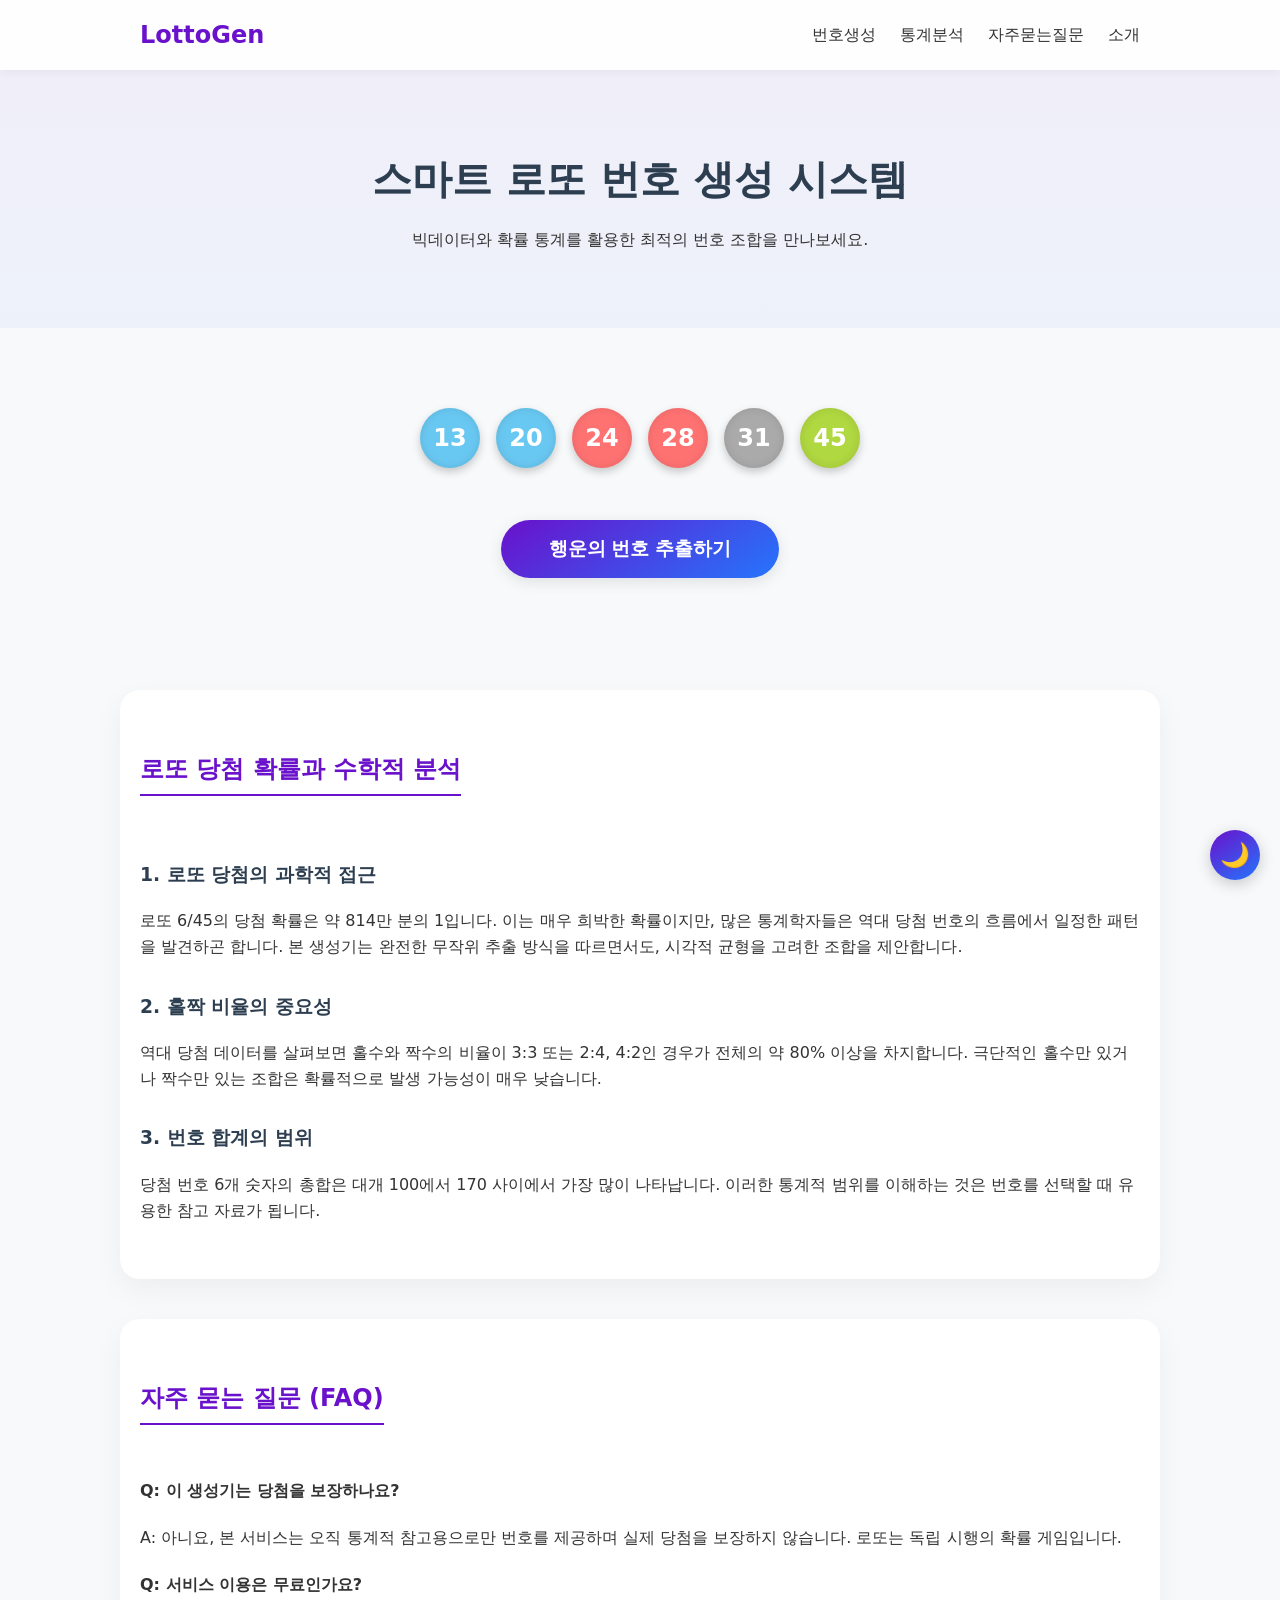
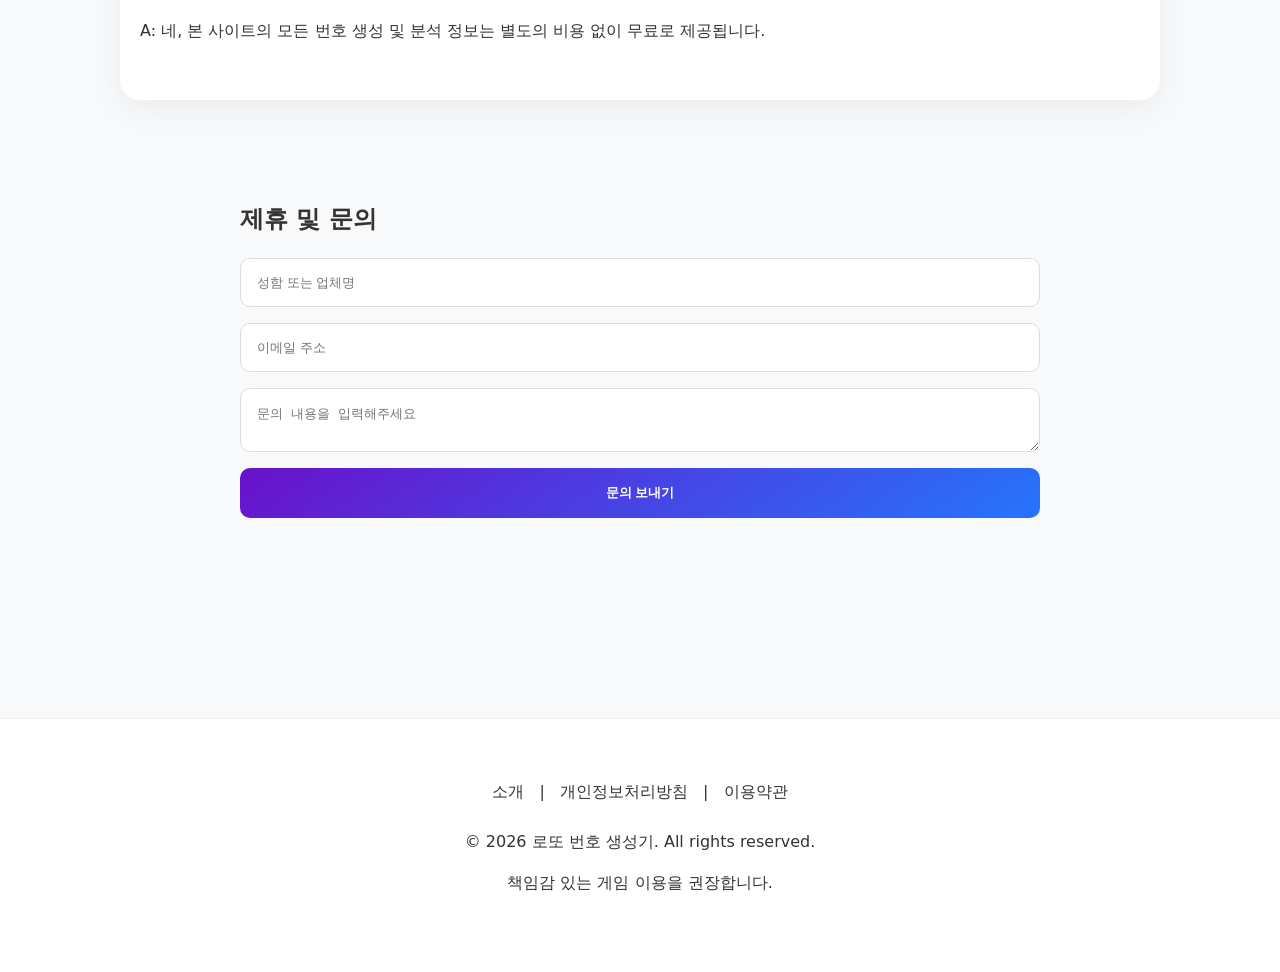
<file: index.html>
<!DOCTYPE html>
<html lang="ko">
<head>
    <meta charset="UTF-8">
    <meta name="viewport" content="width=device-width, initial-scale=1.0">
    <title>전문 로또 번호 생성기 - 통계 및 확률 분석 툴</title>
    <meta name="description" content="수학적 확률과 통계 데이터를 기반으로 한 전문 로또 번호 생성기입니다. 역대 당첨 패턴 분석과 무료 번호 조합 서비스를 제공합니다.">
    <meta name="google-adsense-account" content="ca-pub-3655384635948478">
    <script async src="https://pagead2.googlesyndication.com/pagead/js/adsbygoogle.js?client=ca-pub-3655384635948478"
     crossorigin="anonymous"></script>
    <link rel="stylesheet" href="style.css">
</head>
<body>
    <nav>
        <div class="nav-container">
            <a href="index.html" class="logo">LottoGen</a>
            <ul>
                <li><a href="#generator">번호생성</a></li>
                <li><a href="#analysis">통계분석</a></li>
                <li><a href="#faq">자주묻는질문</a></li>
                <li><a href="about.html">소개</a></li>
            </ul>
        </div>
    </nav>

    <button id="theme-toggle" aria-label="다크 모드 전환">🌙</button>

    <header class="hero">
        <h1>스마트 로또 번호 생성 시스템</h1>
        <p>빅데이터와 확률 통계를 활용한 최적의 번호 조합을 만나보세요.</p>
    </header>

    <main>
        <section id="generator" class="section">
            <div id="numbers-container"></div>
            <button id="generate-button">행운의 번호 추출하기</button>
        </section>

        <section id="analysis" class="section content-rich">
            <h2>로또 당첨 확률과 수학적 분석</h2>
            <div class="article">
                <h3>1. 로또 당첨의 과학적 접근</h3>
                <p>로또 6/45의 당첨 확률은 약 814만 분의 1입니다. 이는 매우 희박한 확률이지만, 많은 통계학자들은 역대 당첨 번호의 흐름에서 일정한 패턴을 발견하곤 합니다. 본 생성기는 완전한 무작위 추출 방식을 따르면서도, 시각적 균형을 고려한 조합을 제안합니다.</p>
                
                <h3>2. 홀짝 비율의 중요성</h3>
                <p>역대 당첨 데이터를 살펴보면 홀수와 짝수의 비율이 3:3 또는 2:4, 4:2인 경우가 전체의 약 80% 이상을 차지합니다. 극단적인 홀수만 있거나 짝수만 있는 조합은 확률적으로 발생 가능성이 매우 낮습니다.</p>

                <h3>3. 번호 합계의 범위</h3>
                <p>당첨 번호 6개 숫자의 총합은 대개 100에서 170 사이에서 가장 많이 나타납니다. 이러한 통계적 범위를 이해하는 것은 번호를 선택할 때 유용한 참고 자료가 됩니다.</p>
            </div>
        </section>

        <section id="faq" class="section content-rich">
            <h2>자주 묻는 질문 (FAQ)</h2>
            <div class="faq-item">
                <h4>Q: 이 생성기는 당첨을 보장하나요?</h4>
                <p>A: 아니요, 본 서비스는 오직 통계적 참고용으로만 번호를 제공하며 실제 당첨을 보장하지 않습니다. 로또는 독립 시행의 확률 게임입니다.</p>
            </div>
            <div class="faq-item">
                <h4>Q: 서비스 이용은 무료인가요?</h4>
                <p>A: 네, 본 사이트의 모든 번호 생성 및 분석 정보는 별도의 비용 없이 무료로 제공됩니다.</p>
            </div>
        </section>

        <div id="contact-container">
            <h2 id="contact-title">제휴 및 문의</h2>
            <form action="https://formspree.io/f/xpqyjdvw" method="POST">
                <input type="text" name="name" placeholder="성함 또는 업체명" required>
                <input type="email" name="email" placeholder="이메일 주소" required>
                <textarea name="message" placeholder="문의 내용을 입력해주세요" required></textarea>
                <button type="submit" id="submit-button">문의 보내기</button>
            </form>
        </div>

        <div id="comments-container">
            <div id="disqus_thread"></div>
        </div>
    </main>

    <footer>
        <div class="footer-content">
            <div class="footer-links">
                <a href="about.html">소개</a> | 
                <a href="privacy.html">개인정보처리방침</a> | 
                <a href="terms.html">이용약관</a>
            </div>
            <p>&copy; 2026 로또 번호 생성기. All rights reserved.</p>
            <p>책임감 있는 게임 이용을 권장합니다.</p>
        </div>
    </footer>

    <script>
        (function() { 
        var d = document, s = d.createElement('script');
        s.src = 'https://test-p3xc02qqex.disqus.com/embed.js';
        s.setAttribute('data-timestamp', +new Date());
        (d.head || d.body).appendChild(s);
        })();
    </script>
    <script src="main.js" type="module"></script>
</body>
</html>
</file>
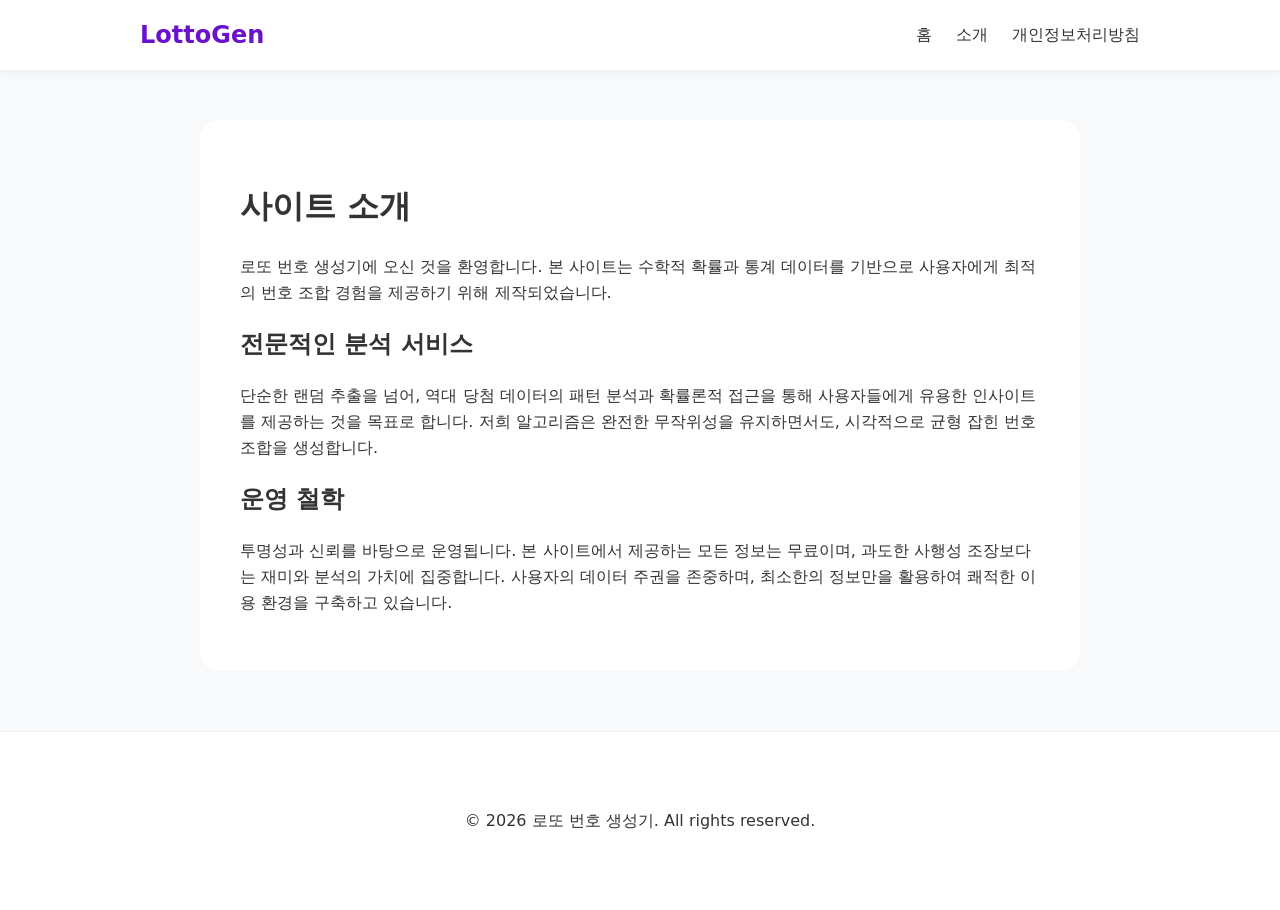
<file: about.html>
<!DOCTYPE html>
<html lang="ko">
<head>
    <meta charset="UTF-8">
    <meta name="viewport" content="width=device-width, initial-scale=1.0">
    <title>사이트 소개 - 로또 번호 생성기</title>
    <link rel="stylesheet" href="style.css">
</head>
<body class="sub-page">
    <nav>
        <div class="nav-container">
            <a href="index.html" class="logo">LottoGen</a>
            <ul>
                <li><a href="index.html">홈</a></li>
                <li><a href="about.html">소개</a></li>
                <li><a href="privacy.html">개인정보처리방침</a></li>
            </ul>
        </div>
    </nav>

    <main class="content-wrapper">
        <h1>사이트 소개</h1>
        <p>로또 번호 생성기에 오신 것을 환영합니다. 본 사이트는 수학적 확률과 통계 데이터를 기반으로 사용자에게 최적의 번호 조합 경험을 제공하기 위해 제작되었습니다.</p>
        
        <h2>전문적인 분석 서비스</h2>
        <p>단순한 랜덤 추출을 넘어, 역대 당첨 데이터의 패턴 분석과 확률론적 접근을 통해 사용자들에게 유용한 인사이트를 제공하는 것을 목표로 합니다. 저희 알고리즘은 완전한 무작위성을 유지하면서도, 시각적으로 균형 잡힌 번호 조합을 생성합니다.</p>

        <h2>운영 철학</h2>
        <p>투명성과 신뢰를 바탕으로 운영됩니다. 본 사이트에서 제공하는 모든 정보는 무료이며, 과도한 사행성 조장보다는 재미와 분석의 가치에 집중합니다. 사용자의 데이터 주권을 존중하며, 최소한의 정보만을 활용하여 쾌적한 이용 환경을 구축하고 있습니다.</p>
    </main>

    <footer>
        <p>&copy; 2026 로또 번호 생성기. All rights reserved.</p>
    </footer>
</body>
</html>
</file>
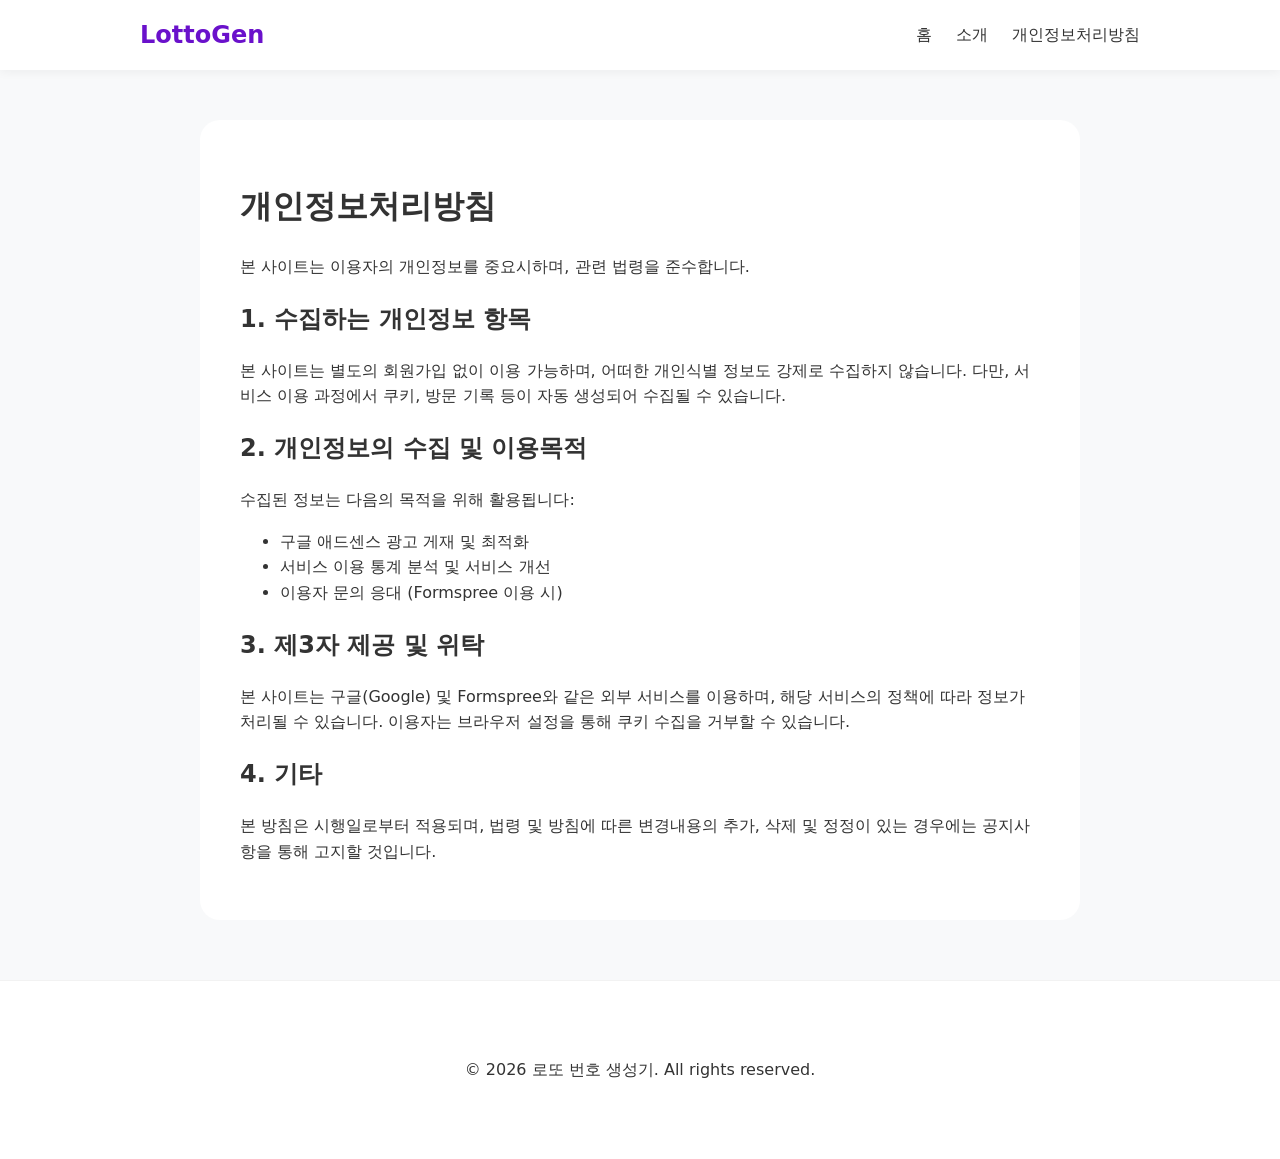
<file: privacy.html>
<!DOCTYPE html>
<html lang="ko">
<head>
    <meta charset="UTF-8">
    <meta name="viewport" content="width=device-width, initial-scale=1.0">
    <title>개인정보처리방침 - 로또 번호 생성기</title>
    <link rel="stylesheet" href="style.css">
</head>
<body class="sub-page">
    <nav>
        <div class="nav-container">
            <a href="index.html" class="logo">LottoGen</a>
            <ul>
                <li><a href="index.html">홈</a></li>
                <li><a href="about.html">소개</a></li>
                <li><a href="privacy.html">개인정보처리방침</a></li>
            </ul>
        </div>
    </nav>

    <main class="content-wrapper">
        <h1>개인정보처리방침</h1>
        <p>본 사이트는 이용자의 개인정보를 중요시하며, 관련 법령을 준수합니다.</p>
        
        <h2>1. 수집하는 개인정보 항목</h2>
        <p>본 사이트는 별도의 회원가입 없이 이용 가능하며, 어떠한 개인식별 정보도 강제로 수집하지 않습니다. 다만, 서비스 이용 과정에서 쿠키, 방문 기록 등이 자동 생성되어 수집될 수 있습니다.</p>

        <h2>2. 개인정보의 수집 및 이용목적</h2>
        <p>수집된 정보는 다음의 목적을 위해 활용됩니다:
            <ul>
                <li>구글 애드센스 광고 게재 및 최적화</li>
                <li>서비스 이용 통계 분석 및 서비스 개선</li>
                <li>이용자 문의 응대 (Formspree 이용 시)</li>
            </ul>
        </p>

        <h2>3. 제3자 제공 및 위탁</h2>
        <p>본 사이트는 구글(Google) 및 Formspree와 같은 외부 서비스를 이용하며, 해당 서비스의 정책에 따라 정보가 처리될 수 있습니다. 이용자는 브라우저 설정을 통해 쿠키 수집을 거부할 수 있습니다.</p>

        <h2>4. 기타</h2>
        <p>본 방침은 시행일로부터 적용되며, 법령 및 방침에 따른 변경내용의 추가, 삭제 및 정정이 있는 경우에는 공지사항을 통해 고지할 것입니다.</p>
    </main>

    <footer>
        <p>&copy; 2026 로또 번호 생성기. All rights reserved.</p>
    </footer>
</body>
</html>
</file>
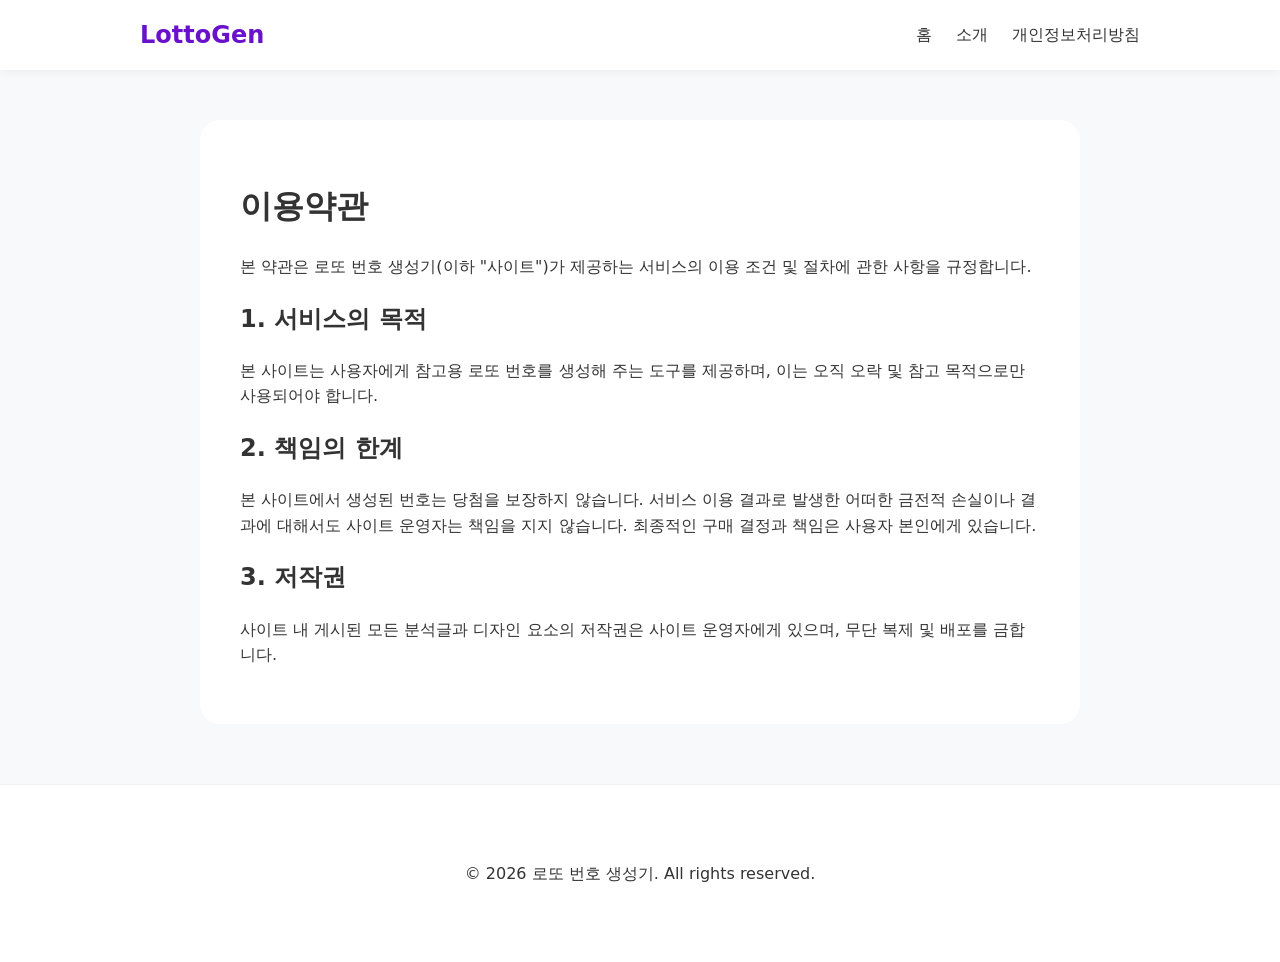
<file: terms.html>
<!DOCTYPE html>
<html lang="ko">
<head>
    <meta charset="UTF-8">
    <meta name="viewport" content="width=device-width, initial-scale=1.0">
    <title>이용약관 - 로또 번호 생성기</title>
    <link rel="stylesheet" href="style.css">
</head>
<body class="sub-page">
    <nav>
        <div class="nav-container">
            <a href="index.html" class="logo">LottoGen</a>
            <ul>
                <li><a href="index.html">홈</a></li>
                <li><a href="about.html">소개</a></li>
                <li><a href="privacy.html">개인정보처리방침</a></li>
            </ul>
        </div>
    </nav>

    <main class="content-wrapper">
        <h1>이용약관</h1>
        <p>본 약관은 로또 번호 생성기(이하 "사이트")가 제공하는 서비스의 이용 조건 및 절차에 관한 사항을 규정합니다.</p>
        
        <h2>1. 서비스의 목적</h2>
        <p>본 사이트는 사용자에게 참고용 로또 번호를 생성해 주는 도구를 제공하며, 이는 오직 오락 및 참고 목적으로만 사용되어야 합니다.</p>

        <h2>2. 책임의 한계</h2>
        <p>본 사이트에서 생성된 번호는 당첨을 보장하지 않습니다. 서비스 이용 결과로 발생한 어떠한 금전적 손실이나 결과에 대해서도 사이트 운영자는 책임을 지지 않습니다. 최종적인 구매 결정과 책임은 사용자 본인에게 있습니다.</p>

        <h2>3. 저작권</h2>
        <p>사이트 내 게시된 모든 분석글과 디자인 요소의 저작권은 사이트 운영자에게 있으며, 무단 복제 및 배포를 금합니다.</p>
    </main>

    <footer>
        <p>&copy; 2026 로또 번호 생성기. All rights reserved.</p>
    </footer>
</body>
</html>
</file>
<file: style.css>
/* style.css */
:root {
    --bg-color: #f8f9fa;
    --text-color: #333;
    --h1-color: #2c3e50;
    --primary-color: #6a11cb;
    --secondary-color: #2575fc;
    --button-bg: linear-gradient(145deg, var(--primary-color), var(--secondary-color));
    --button-shadow: rgba(0, 0, 0, 0.1);
    --nav-bg: rgba(255, 255, 255, 0.9);
    --card-bg: #ffffff;
}

body.dark-mode {
    --bg-color: #121212;
    --text-color: #e0e0e0;
    --h1-color: #ffffff;
    --primary-color: #4a00e0;
    --secondary-color: #8e2de2;
    --nav-bg: rgba(26, 26, 26, 0.9);
    --card-bg: #1e1e1e;
}

body {
    font-family: 'Pretendard', -apple-system, BlinkMacSystemFont, system-ui, Roboto, 'Helvetica Neue', 'Segoe UI', 'Apple SD Gothic Neo', 'Noto Sans KR', 'Malgun Gothic', sans-serif;
    line-height: 1.6;
    background-color: var(--bg-color);
    color: var(--text-color);
    margin: 0;
    transition: background-color 0.3s ease, color 0.3s ease;
}

/* Navigation */
nav {
    position: fixed;
    top: 0;
    width: 100%;
    background: var(--nav-bg);
    backdrop-filter: blur(10px);
    z-index: 1000;
    box-shadow: 0 2px 10px rgba(0,0,0,0.05);
}

.nav-container {
    max-width: 1000px;
    margin: 0 auto;
    padding: 1rem 2rem;
    display: flex;
    justify-content: space-between;
    align-items: center;
}

.logo {
    font-size: 1.5rem;
    font-weight: bold;
    color: var(--primary-color);
    text-decoration: none;
}

nav ul {
    list-style: none;
    display: flex;
    gap: 1.5rem;
    margin: 0;
    padding: 0;
}

nav a {
    text-decoration: none;
    color: var(--text-color);
    font-weight: 500;
    transition: color 0.3s;
}

nav a:hover {
    color: var(--primary-color);
}

/* Theme Toggle */
#theme-toggle {
    position: fixed;
    bottom: 20px;
    right: 20px;
    z-index: 1001;
    width: 50px;
    height: 50px;
    border-radius: 50%;
    border: none;
    background: var(--button-bg);
    color: white;
    cursor: pointer;
    font-size: 1.5rem;
    display: flex;
    align-items: center;
    justify-content: center;
    box-shadow: 0 4px 15px rgba(0,0,0,0.2);
}

/* Hero Section */
.hero {
    padding: 120px 20px 60px;
    text-align: center;
    background: linear-gradient(rgba(106, 17, 203, 0.05), rgba(37, 117, 252, 0.05));
}

.hero h1 {
    font-size: 2.5rem;
    margin-bottom: 1rem;
    color: var(--h1-color);
}

/* Sections */
.section {
    max-width: 1000px;
    margin: 40px auto;
    padding: 40px 20px;
}

.content-rich {
    text-align: left;
    background: var(--card-bg);
    border-radius: 20px;
    box-shadow: 0 10px 30px rgba(0,0,0,0.05);
}

.content-rich h2 {
    color: var(--primary-color);
    margin-bottom: 2rem;
    border-bottom: 2px solid var(--primary-color);
    display: inline-block;
    padding-bottom: 5px;
}

.article h3 {
    margin-top: 2rem;
    color: var(--h1-color);
}

/* Generator */
#numbers-container {
    display: flex;
    justify-content: center;
    gap: 1rem;
    flex-wrap: wrap;
    min-height: 80px;
}

#generate-button {
    display: block;
    margin: 2rem auto;
    padding: 1rem 3rem;
    font-size: 1.2rem;
    font-weight: bold;
    border: none;
    border-radius: 50px;
    background: var(--button-bg);
    color: white;
    cursor: pointer;
    box-shadow: 0 4px 15px var(--button-shadow);
    transition: transform 0.2s, box-shadow 0.2s;
}

#generate-button:hover {
    transform: translateY(-3px);
    box-shadow: 0 6px 20px rgba(106, 17, 203, 0.3);
}

/* Contact & Comments */
#contact-container, #comments-container {
    max-width: 800px;
    margin: 40px auto;
    padding: 40px 20px;
}

form {
    display: flex;
    flex-direction: column;
    gap: 1rem;
}

input, textarea {
    padding: 1rem;
    border-radius: 10px;
    border: 1px solid #ddd;
    background: var(--card-bg);
    color: var(--text-color);
}

#submit-button {
    padding: 1rem;
    border: none;
    border-radius: 10px;
    background: var(--button-bg);
    color: white;
    font-weight: bold;
    cursor: pointer;
}

/* Footer */
footer {
    padding: 60px 20px;
    background: var(--card-bg);
    text-align: center;
    border-top: 1px solid rgba(0,0,0,0.05);
}

.footer-links {
    margin-bottom: 1.5rem;
}

.footer-links a {
    text-decoration: none;
    color: var(--text-color);
    margin: 0 10px;
}

/* Sub-page specific */
.sub-page .content-wrapper {
    max-width: 800px;
    margin: 120px auto 60px;
    padding: 40px;
    background: var(--card-bg);
    border-radius: 20px;
    text-align: left;
}

/* Lotto Ball Custom Variables */
lotto-ball {
    --ball-color: var(--card-bg);
}

@media (max-width: 600px) {
    .nav-container { padding: 1rem; }
    nav ul { gap: 0.8rem; font-size: 0.9rem; }
    .hero h1 { font-size: 1.8rem; }
}
</file>
